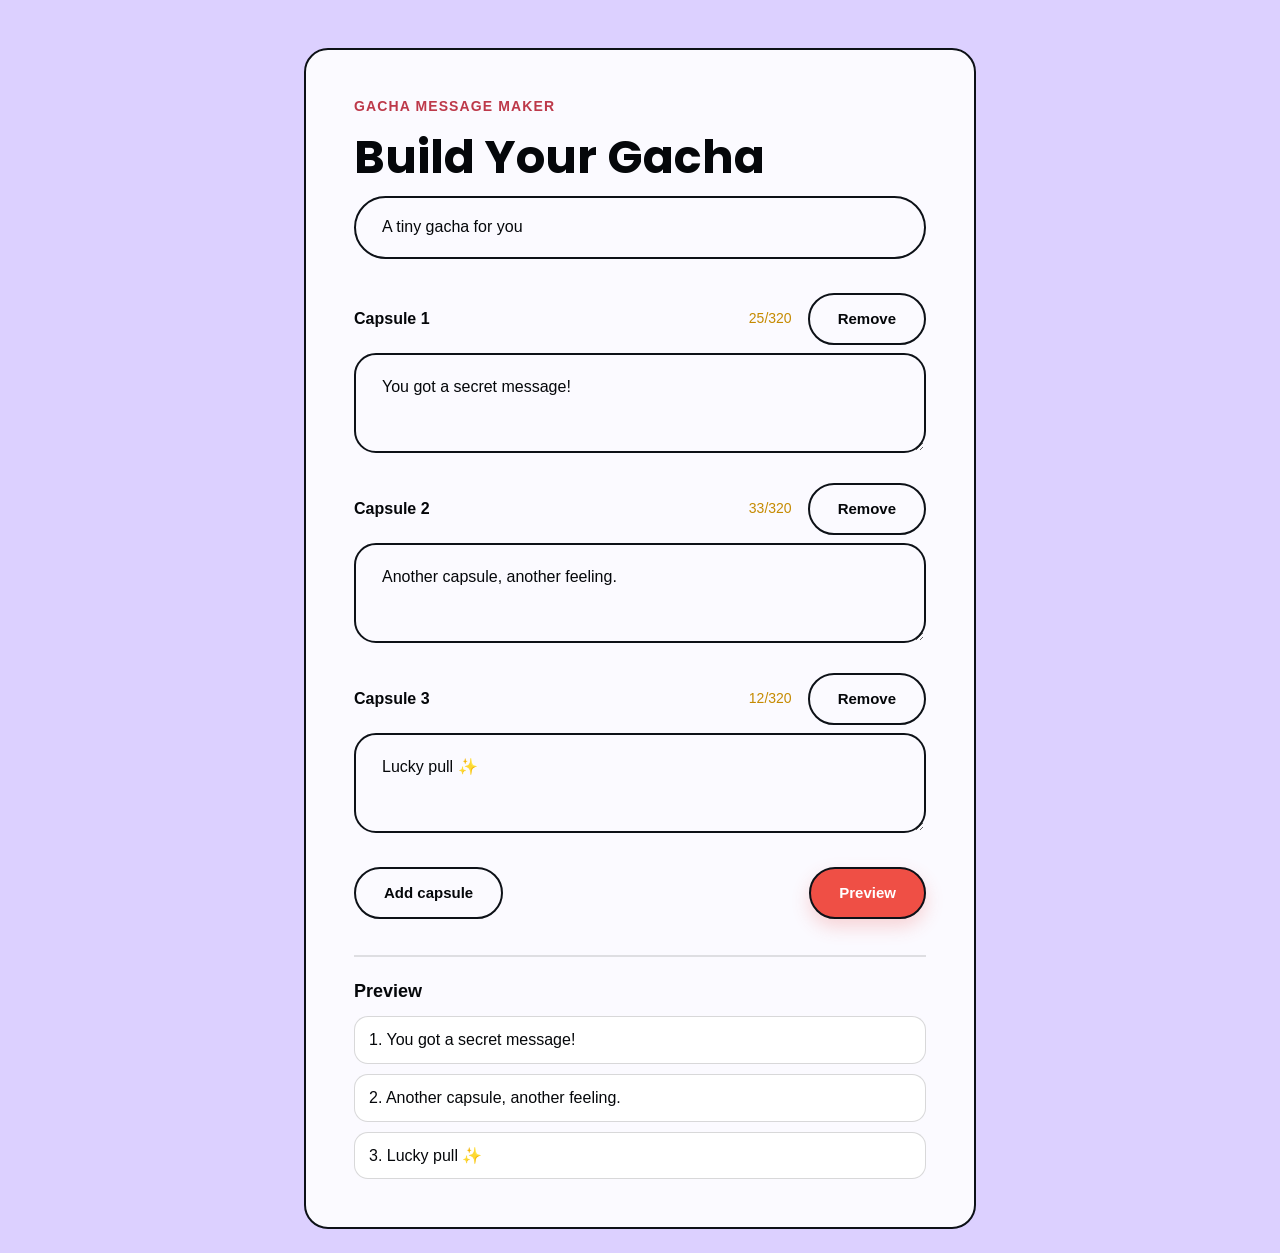
<file: index.html>
<!doctype html>
<html lang="en">
	<head>
		<meta charset="utf-8">
		<meta name="viewport" content="width=device-width,initial-scale=1">
		<title>Message Gachapon — Sender</title>
		<link rel="preconnect" href="https://fonts.gstatic.com">
		<link href="https://fonts.googleapis.com/css2?family=Poppins:wght@600;700&display=swap" rel="stylesheet">
		<link rel="stylesheet" href="style.css">
	</head>
	<body data-page="sender">
		<main class="container sender">
			<section class="sender-panel">
				<p class="eyebrow">Gacha Message Maker</p>
				<h1>Build Your Gacha</h1>

				<label class="field">
					<input id="gachaTitle" type="text" placeholder="A tiny gacha for you" maxlength="80">
				</label>

				<div id="capsulesList" class="capsules-list">
					<!-- Capsules inputs inserted here by JS -->
				</div>

				<div class="controls">
					<button id="addCapsule" class="btn soft">Add capsule</button>
					<div class="spacer"></div>
					<button id="previewBtn" class="btn primary">Preview</button>
				</div>

				<aside class="preview-card">
					<h2>Preview</h2>
					<div id="previewList" class="preview-list">
						<!-- live preview of messages -->
					</div>
				</aside>
			</section>
		</main>

		<script src="script.js"></script>
	</body>
</html>
</file>
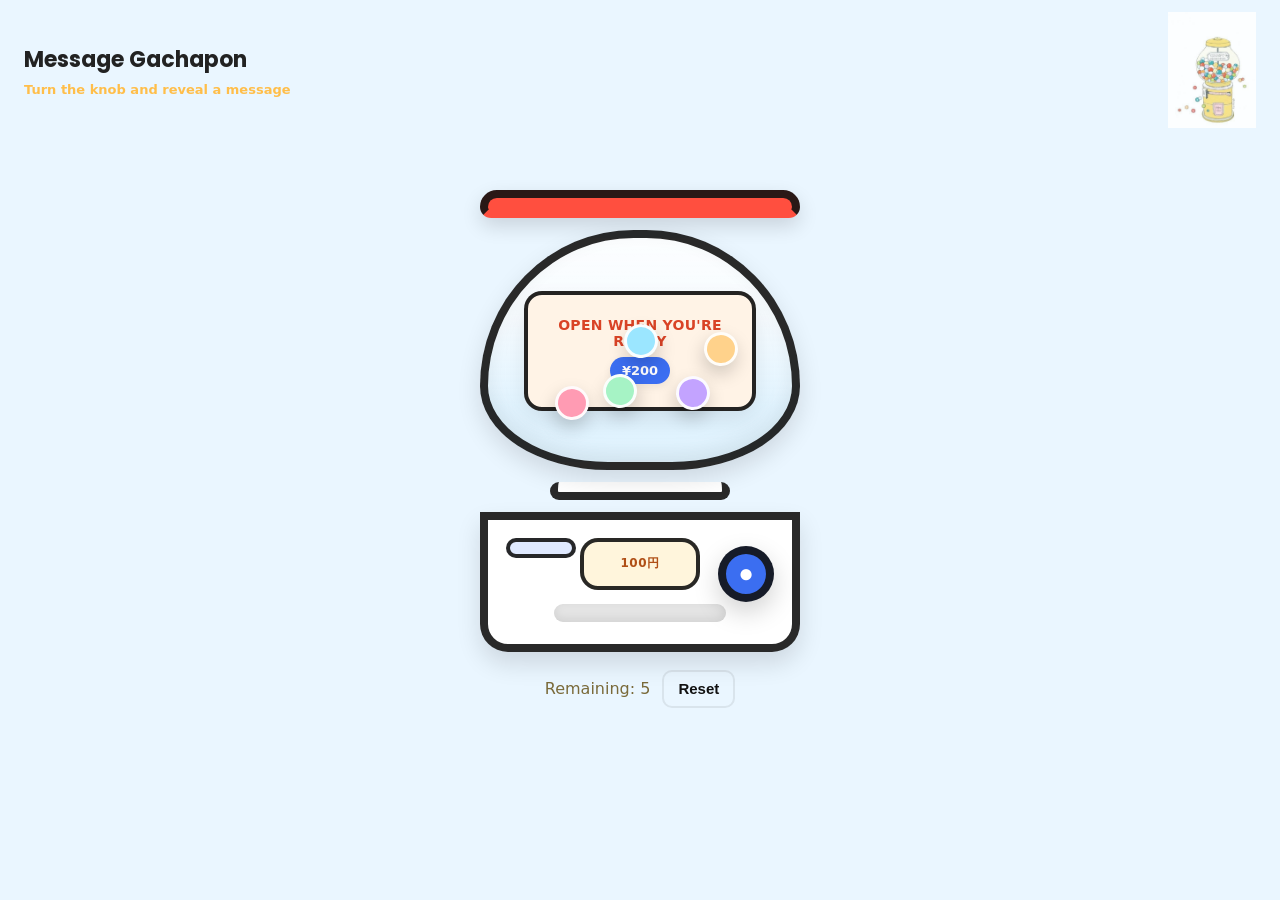
<file: receiver.html>
<!doctype html>
<html lang="en">
  <head>
    <meta charset="utf-8">
    <meta name="viewport" content="width=device-width,initial-scale=1">
    <title>Message Gachapon — Receiver</title>
    <link rel="preconnect" href="https://fonts.gstatic.com">
    <link href="https://fonts.googleapis.com/css2?family=Poppins:wght@600;700&display=swap" rel="stylesheet">
    <link rel="stylesheet" href="style.css">
  </head>
  <body data-page="receiver">
    <header class="site-header small">
      <div class="brand">
        <h1>Message Gachapon</h1>
        <p class="tag">Turn the knob and reveal a message</p>
      </div>
      <img src="assets/Gachapon machine.jpg" alt="gachapon reference" class="wireframe-ref">
    </header>

    <main class="container receiver">
      <section class="gacha-stage">
        <div class="machine">
          <div class="machine-top"></div>
          <div class="dome">
            <div class="window-display">
              <div class="window-card">
                <span class="window-title">OPEN WHEN YOU'RE READY</span>
                <div class="window-badge">¥200</div>
              </div>
            </div>
            <div id="capsules" class="capsules">
              <!-- capsule elements injected by JS -->
            </div>
          </div>
          <div class="machine-neck"></div>
          <div class="machine-base">
            <div class="coin-slot"></div>
            <div class="panel">
              <span class="panel-label">100円</span>
            </div>
            <div class="slot"></div>
            <button id="knob" class="knob" aria-label="Pull the knob">●</button>
          </div>
        </div>

        <div class="status">
          <div id="remaining" class="remaining">Remaining: <span>0</span></div>
          <button id="resetBtn" class="btn soft">Reset</button>
        </div>
      </section>
    </main>

    <!-- message modal -->
    <div id="modal" class="modal hidden" role="dialog" aria-modal="true">
      <div class="modal-card">
        <button id="closeModal" class="close">✕</button>
        <h3 id="modalTitle">A capsule</h3>
        <p id="modalMessage"></p>
      </div>
    </div>

    <script src="script.js"></script>
  </body>
</html>
</file>
<file: style.css>
:root{
	--bg:#eaf6ff;
	--card:#fff9f2;
	--muted:#7a6a3a;
	--accent:#ff6b4a;
	--accent-2:#ffbe4a;
	--sender-bg:#dcd0ff;
	--sender-panel:#fbfaff;
	--sender-line:#0d1117;
	--sender-muted:#bd394a;
	--sender-count:#c58a00;
	--shadow: 0 8px 26px rgba(41,33,61,0.08);
	--radius:16px;
	--glass: rgba(255,255,255,0.6);
	font-size:16px;
}
*{box-sizing:border-box}
html,body{height:100%}
.site-header h1, .brand h1, .sender-panel h1{font-family: 'Poppins', system-ui, -apple-system, 'Segoe UI', Roboto, sans-serif}
.site-header h1{font-weight:700}

body{
	margin:0;
	font-family: system-ui, -apple-system, 'Segoe UI', Roboto, 'Helvetica Neue', Arial;
	background: var(--bg);
	color:#222;
	-webkit-font-smoothing:antialiased;
}
.container{max-width:1100px;margin:28px auto;padding:16px;display:flex;gap:18px;justify-content:center}
.card{background:var(--card);border-radius:18px;box-shadow:var(--shadow);padding:18px;border:2px solid rgba(18,18,18,0.92)}
.site-header{display:flex;align-items:center;justify-content:space-between;padding:18px 28px}
.site-header.small{padding:12px 24px}
.brand h1{margin:0;font-size:22px}
.brand .tag{margin:6px 0 0;color:var(--accent-2);font-size:13px;font-weight:600}
.wireframe-ref{width:88px;opacity:0.85}

/* Sender layout */
body[data-page="sender"]{
	background:var(--sender-bg);
	color:#05070a;
	font-family:Arial, Helvetica, sans-serif;
	min-height:100%;
}
body[data-page="sender"] .container{
	display:block;
	max-width:720px;
	margin:24px auto;
	padding:24px;
}
.sender-panel{
	background:var(--sender-panel);
	border:2px solid var(--sender-line);
	border-radius:24px;
	padding:48px;
	box-shadow:none;
}
.sender-panel .eyebrow{
	color:var(--sender-muted);
	font-size:14px;
	font-weight:700;
	letter-spacing:0.08em;
	line-height:1.2;
	margin:0 0 18px;
	text-transform:uppercase;
}
.sender-panel h1{
	font-size:46px;
	font-weight:700;
	letter-spacing:0;
	line-height:1.08;
	margin:0 0 14px;
}
.field{display:block;margin-bottom:34px}
.field .label{display:block;font-weight:600;margin-bottom:8px}
.field input[type=text]{
	width:100%;
	background:transparent;
	border:2px solid var(--sender-line);
	border-radius:999px;
	color:#05070a;
	font-size:16px;
	line-height:1.4;
	padding:18px 26px;
}
.field input[type=text]::placeholder,
.capsule-input textarea::placeholder{color:#05070a;opacity:1}
.field input[type=text]:focus,
.capsule-input textarea:focus{
	outline:3px solid rgba(189,57,74,0.18);
	outline-offset:2px;
}
.capsules-list{display:flex;flex-direction:column;gap:30px}
.capsule-input{
	display:grid;
	gap:8px;
	padding:0;
	background:transparent;
	border:0;
	border-radius:0;
	box-shadow:none;
}
.capsule-input textarea{
	width:100%;
	min-height:100px;
	padding:20px 26px;
	border:2px solid var(--sender-line);
	border-radius:22px;
	resize:vertical;
	background:transparent;
	color:#05070a;
	font:16px/1.5 Arial, Helvetica, sans-serif;
}
.capsule-meta{
	display:grid;
	grid-template-columns:1fr auto auto;
	align-items:center;
	gap:16px;
	order:-1;
}
.capsule-label{
	font-size:16px;
	font-weight:700;
	line-height:1.2;
}
.char-count{
	color:var(--sender-count);
	font-size:14px;
	line-height:1.2;
}
.btn{border:0;padding:8px 14px;border-radius:10px;cursor:pointer;font:700 15px/1.2 Arial, Helvetica, sans-serif}
.btn.primary{background:var(--accent);color:#fff}
.btn.soft{background:transparent;border:2px solid rgba(18,18,18,0.08);color:#111}
.controls{display:flex;align-items:center;gap:14px;margin-top:34px}
.sender-panel .btn{
	border:2px solid var(--sender-line);
	border-radius:999px;
	min-height:52px;
	padding:14px 28px;
	transition:transform 160ms ease, box-shadow 160ms ease;
}
.sender-panel .btn:hover{transform:translateY(-1px)}
.sender-panel .btn.soft{background:transparent;color:#05070a}
.sender-panel .btn.primary{
	background:#ef4f45;
	color:#fff;
	box-shadow:0 8px 18px rgba(239,79,69,0.22);
}
.spacer{flex:1}
.preview-card{
	border-top:2px solid rgba(13,17,23,0.12);
	margin-top:36px;
	padding-top:24px;
	width:auto;
}
.preview-card h2{
	font-size:18px;
	line-height:1.2;
	margin:0 0 14px;
}
.preview-list{display:flex;flex-direction:column;gap:10px;max-height:320px;overflow:auto}
.preview-item{
	background:#fff;
	padding:12px 14px;
	border-radius:14px;
	border:1px solid rgba(13,17,23,0.16);
	line-height:1.35;
}

/* Receiver layout - centered machine */
.receiver{justify-content:center}
.gacha-stage{display:flex;flex-direction:column;align-items:center;gap:18px}
.machine{width:320px;max-width:86vw;position:relative;display:flex;flex-direction:column;align-items:center;gap:12px}
.machine-top{width:100%;height:28px;background:#ff4f3f;border-radius:18px 18px 12px 12px;border:8px solid rgba(18,18,18,0.9);border-bottom-color:transparent;box-shadow:0 8px 20px rgba(0,0,0,0.14);margin-top:6px}
.dome{width:100%;height:240px;background:linear-gradient(180deg, rgba(255,255,255,0.85), rgba(255,255,255,0.6) 35%, rgba(217,242,255,0.55) 75%);border-radius:48% 48% 40% 40% / 65% 65% 35% 35%;position:relative;box-shadow:inset 0 -8px 20px rgba(0,0,0,0.08), 0 10px 24px rgba(0,0,0,0.12);border:8px solid rgba(18,18,18,0.9);overflow:hidden}
.window-display{position:absolute;top:18px;left:16px;right:16px;bottom:16px;display:flex;align-items:center;justify-content:center;}
.window-card{width:85%;min-height:120px;background:#fff3e6;border:4px solid rgba(18,18,18,0.92);border-radius:18px;display:flex;flex-direction:column;align-items:center;justify-content:center;gap:8px;padding:16px;position:relative;box-shadow:0 10px 22px rgba(0,0,0,0.08)}
.window-title{display:block;text-align:center;font-size:14px;font-weight:900;color:#d94326;letter-spacing:0.02em;text-transform:uppercase}
.window-badge{padding:6px 12px;border-radius:999px;background:#3b6ef1;color:#fff;font-size:13px;font-weight:700;box-shadow:0 3px 8px rgba(0,0,0,0.08);}
.machine-neck{width:180px;height:18px;background:#fff;border-radius:12px;border:8px solid rgba(18,18,18,0.9);border-top:0;}
.machine-base{width:100%;background:#fff;border:8px solid rgba(18,18,18,0.9);border-radius:0 0 28px 28px;position:relative;padding:18px 18px 22px;display:flex;flex-direction:column;align-items:center;gap:14px;box-shadow:0 12px 24px rgba(0,0,0,0.12)}
.coin-slot{position:absolute;left:18px;top:18px;width:70px;height:20px;background:#dfe9ff;border-radius:999px;border:4px solid rgba(18,18,18,0.9);display:flex;align-items:center;justify-content:center;font-size:11px;color:#364a7a;font-weight:700}
.panel{width:120px;height:52px;background:#fff5dc;border:4px solid rgba(18,18,18,0.9);border-radius:18px;display:flex;align-items:center;justify-content:center;}
.panel-label{font-size:12px;font-weight:700;color:#b04f16;letter-spacing:0.04em;text-transform:none}
.slot{width:64%;height:18px;background:#e4e4e4;border-radius:999px;box-shadow:inset 0 -3px 8px rgba(0,0,0,0.08);position:relative;}
.knob{position:absolute;right:18px;top:26px;width:56px;height:56px;border-radius:50%;background:#3b6ef1;border:8px solid rgba(18,18,18,0.9);box-shadow:0 10px 26px rgba(0,0,0,0.18);font-size:26px;color:#fff;display:flex;align-items:center;justify-content:center}
.capsules{position:absolute;inset:18px 16px 16px 16px;pointer-events:none;}
.capsule{width:34px;height:34px;border-radius:50%;position:absolute;display:inline-flex;align-items:center;justify-content:center;box-shadow:0 8px 18px rgba(0,0,0,0.18);transition:transform 300ms ease,bottom 300ms ease;mix-blend-mode:normal;border:3px solid rgba(255,255,255,0.95)}
.status{display:flex;gap:12px;align-items:center}
.remaining{color:var(--muted)}

/* Modal */
.modal{position:fixed;inset:0;display:flex;align-items:center;justify-content:center;background:rgba(12,10,14,0.28);z-index:40}
.modal.hidden{display:none}
.modal-card{background:var(--card);padding:18px;border-radius:14px;min-width:260px;max-width:92vw;box-shadow:var(--shadow);position:relative;border:2px solid rgba(18,18,18,0.92)}
.modal-card h3{margin-top:0}
.close{position:absolute;right:8px;top:8px;border:0;background:transparent;font-size:16px;cursor:pointer}

/* Responsive */
@media (max-width:860px){
	.container{flex-direction:column;padding:12px}
	.preview-card{width:100%}
	.site-header img{display:none}
	.machine{width:92vw}
}

@media (max-width:640px){
	body[data-page="sender"] .container{margin:0 auto;padding:14px}
	.sender-panel{border-radius:18px;padding:30px 22px}
	.sender-panel h1{font-size:36px}
	.capsule-meta{grid-template-columns:1fr auto}
	.capsule-meta .btn{grid-column:1 / -1}
	.controls{align-items:stretch;flex-direction:column}
	.spacer{display:none}
	.sender-panel .btn{width:100%}
}

/* small idle animations */
.capsule.pulse{animation:idlePulse 2.6s infinite}
@keyframes idlePulse{0%{transform:translateY(0)}50%{transform:translateY(-6px)}100%{transform:translateY(0)}}
</file>
